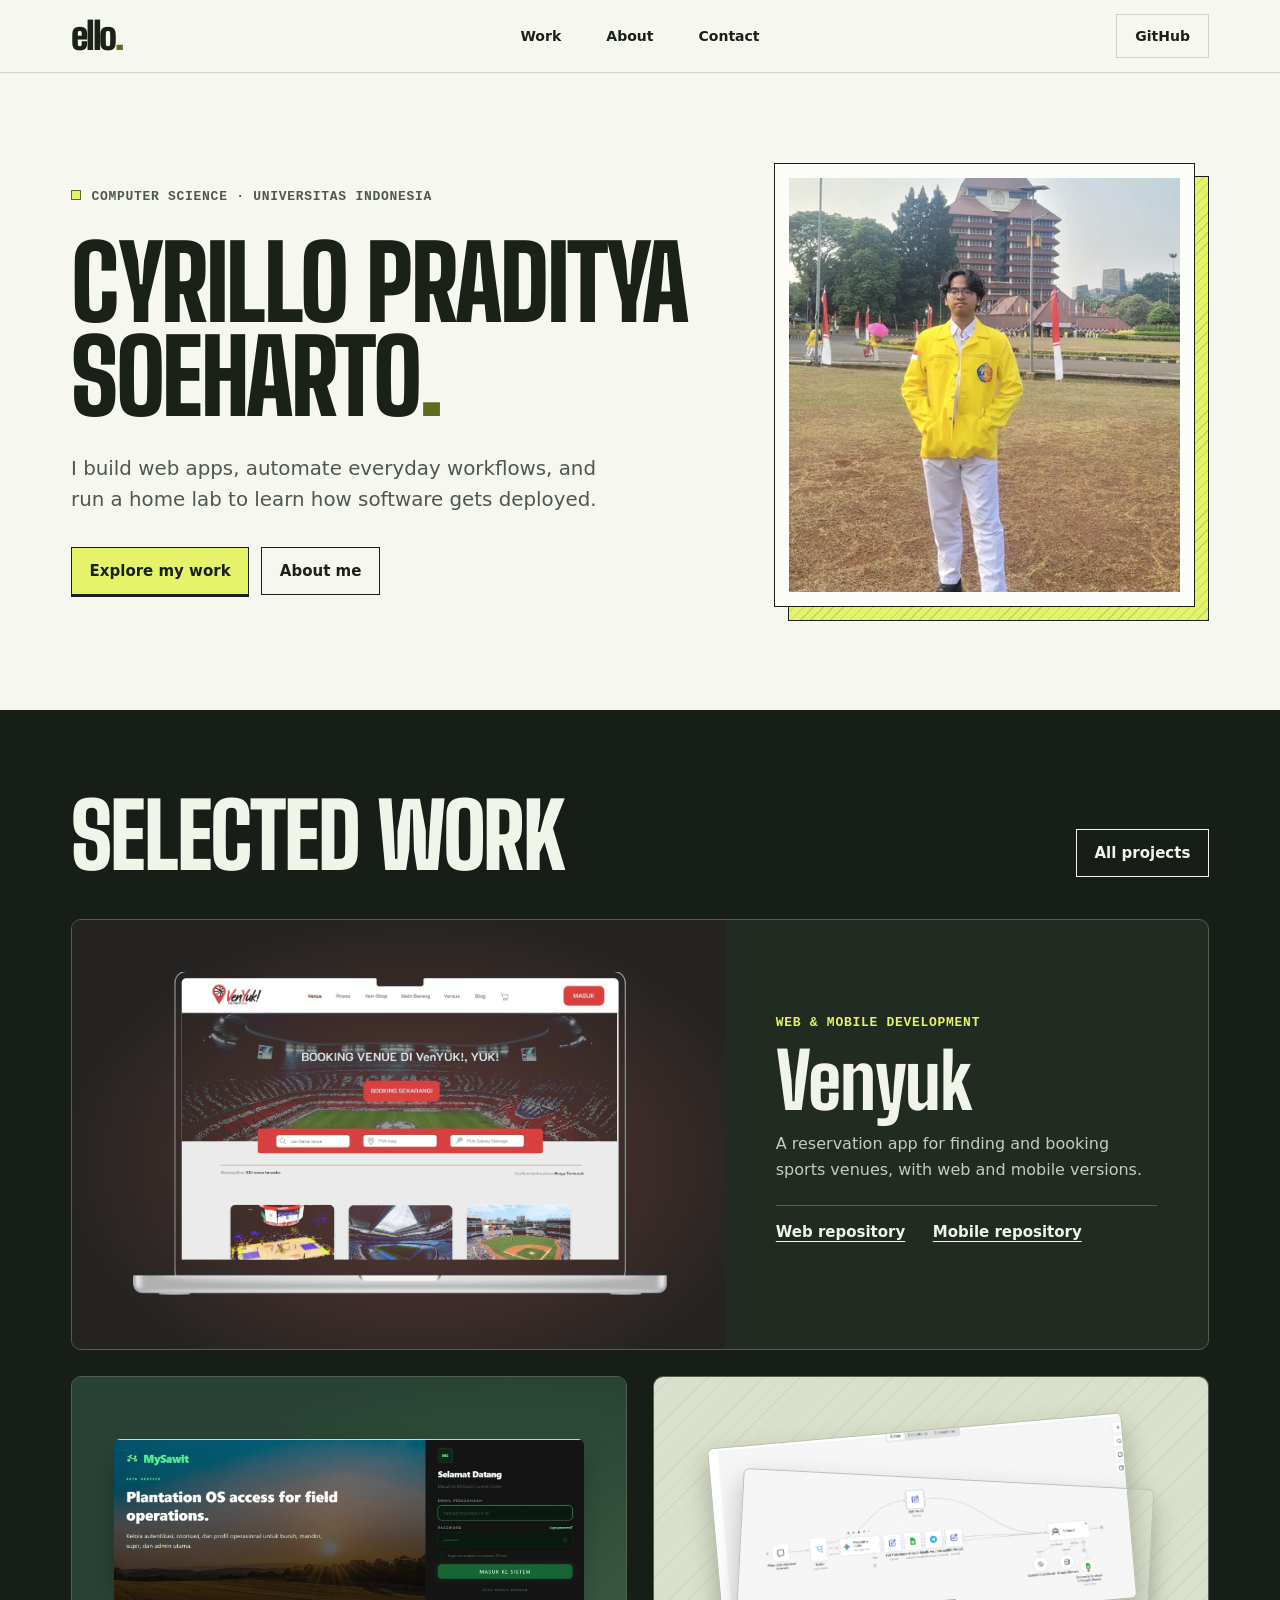
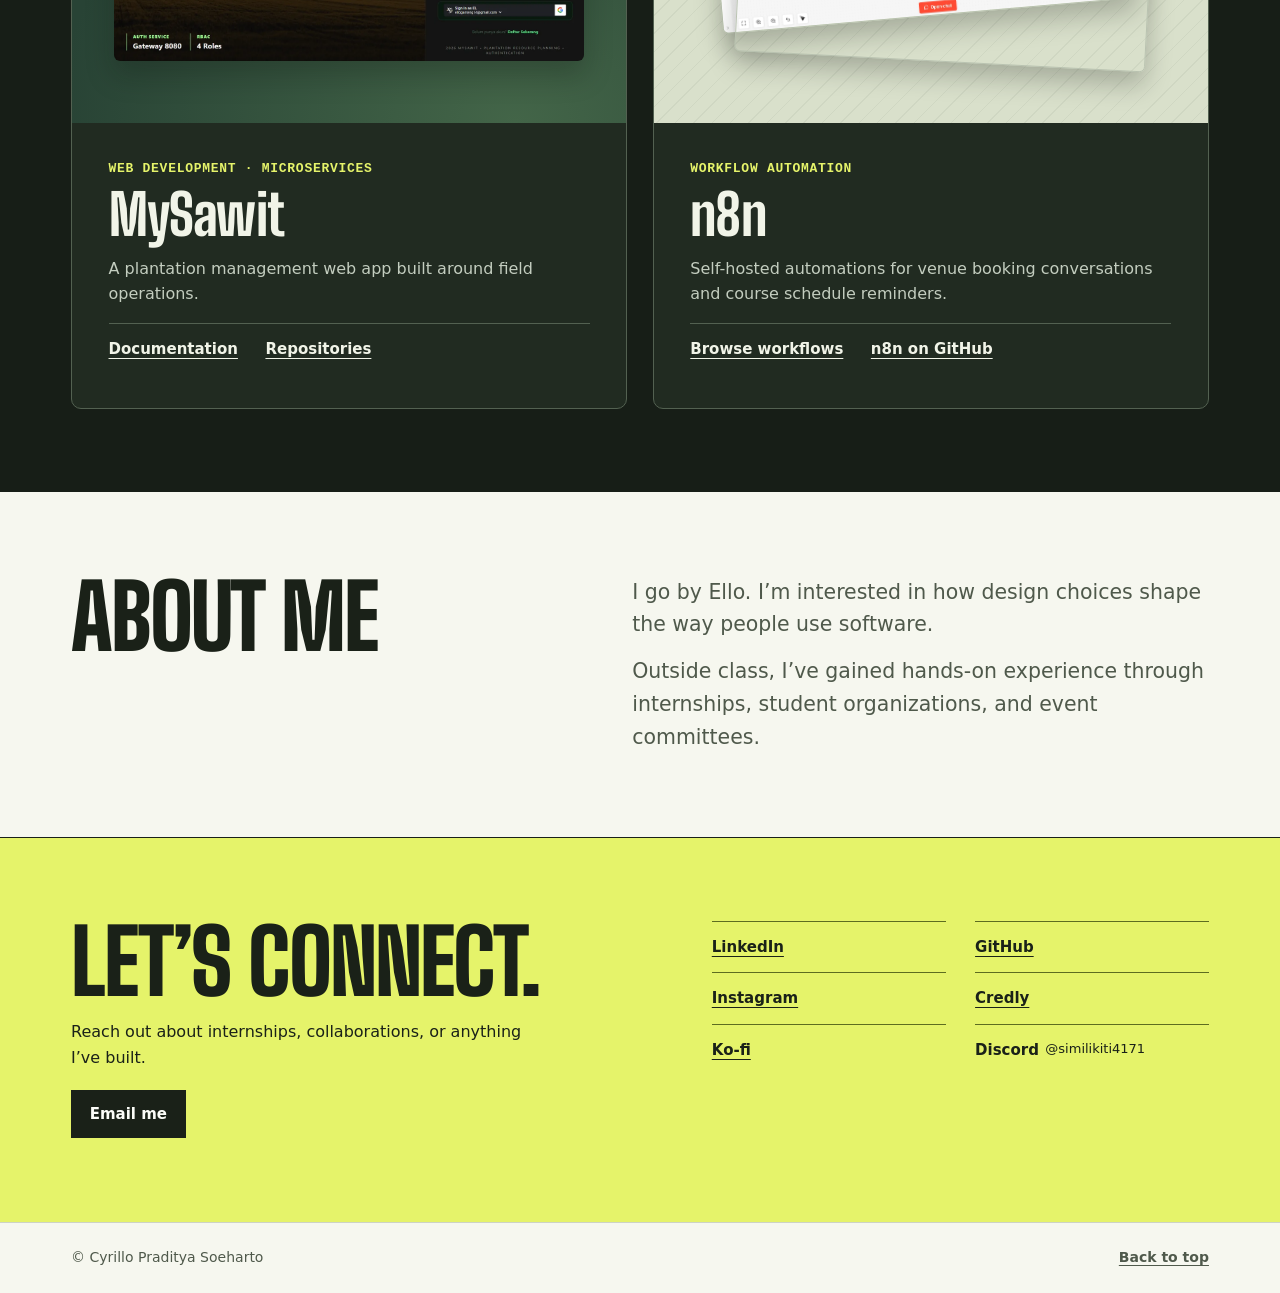
<file: index.html>
<!doctype html>
<html lang="en">
<head>
    <meta charset="utf-8">
    <meta name="viewport" content="width=device-width, initial-scale=1">
    <meta name="description" content="Cyrillo Praditya Soeharto's portfolio of web applications, workflow automation, and self-hosted projects.">
    <meta name="theme-color" content="#f6f7ef">
    <title>Cyrillo Praditya Soeharto — Portfolio</title>
    <link rel="icon" href="assets/ello.svg" type="image/svg+xml">
    <link rel="preload" href="assets/big-shoulders-display.woff" as="font" type="font/woff" crossorigin>
    <link rel="stylesheet" href="style.css?v=674056c3">
    <script src="script.js?v=a10e63da" defer></script>
</head>
<body id="top">
    <a class="skip-link" href="#main">Skip to content</a>
    <header class="site-header">
        <div class="container header-inner">
            <a class="wordmark" href="index.html" aria-label="Ello, home">ello<span>.</span></a>
            <nav class="main-nav" aria-label="Main navigation">
                <a href="#projects">Work</a>
                <a href="#about">About</a>
                <a href="#contact">Contact</a>
            </nav>
            <a class="header-link" href="https://github.com/crylllo" target="_blank" rel="noopener">GitHub</a>
        </div>
    </header>

    <main id="main" tabindex="-1">
        <section class="hero" aria-labelledby="page-title">
            <div class="container hero-grid">
                <div class="hero-copy">
                    <p class="kicker hero-kicker">Computer Science · Universitas Indonesia</p>
                    <h1 id="page-title" class="hero-title">
                        <span class="name-line">Cyrillo Praditya</span>
                        <span class="name-line">Soeharto<span class="hero-period" aria-hidden="true">.</span></span>
                    </h1>
                    <p class="hero-intro">I build web apps, automate everyday workflows, and run a home lab to learn how software gets deployed.</p>
                    <div class="hero-actions">
                        <a class="button button--accent" href="#projects">Explore my work</a>
                        <a class="button" href="#about">About me</a>
                    </div>
                </div>
                <div class="portrait">
                    <div class="portrait-mat">
                        <div class="portrait-frame" data-portrait>
                            <img
                                class="portrait-image"
                                src="assets/portrait.webp"
                                srcset="assets/portrait-small.webp 480w, assets/portrait.webp 960w"
                                sizes="(min-width: 90rem) 448px, (min-width: 48rem) 33vw, 90vw"
                                width="960" height="1150"
                                alt="Cyrillo Praditya Soeharto outdoors, wearing a yellow university jacket"
                                fetchpriority="high">
                        </div>
                    </div>
                </div>
            </div>
        </section>

        <section id="projects" class="work-band" aria-labelledby="work-title">
            <div class="container section-inner">
                <div class="section-heading">
                    <h2 id="work-title" class="display-title">Selected work</h2>
                    <a class="button" href="projects.html">All projects</a>
                </div>

                <div class="work-grid">
                    <article class="work-card work-card--lead">
                        <div class="cover cover--venyuk">
                            <div class="cover-art">
                                <img src="assets/venyuk.webp" width="1258" height="765" alt="Venyuk's sports venue booking page shown on a laptop" loading="lazy" decoding="async">
                            </div>
                        </div>
                        <div class="work-card-body">
                            <p class="kicker">Web &amp; mobile development</p>
                            <h3>Venyuk</h3>
                            <p>A reservation app for finding and booking sports venues, with web and mobile versions.</p>
                            <div class="work-links">
                                <a href="https://github.com/PBP-B05/venyuk" target="_blank" rel="noopener">Web repository</a>
                                <a href="https://github.com/PBP-B05/venyuk-mobile" target="_blank" rel="noopener">Mobile repository</a>
                            </div>
                        </div>
                    </article>

                    <article class="work-card">
                        <div class="cover cover--mysawit">
                            <div class="cover-art">
                                <img src="assets/mysawit.webp" width="1340" height="635" alt="MySawit's plantation management sign-in screen" loading="lazy" decoding="async">
                            </div>
                        </div>
                        <div class="work-card-body">
                            <p class="kicker">Web development · Microservices</p>
                            <h3>MySawit</h3>
                            <p>A plantation management web app built around field operations.</p>
                            <div class="work-links">
                                <a href="https://github.com/LCSUI24/Documentation/blob/main/MySawit%20-%20Advprog%20A18.pdf" target="_blank" rel="noopener">Documentation</a>
                                <a href="https://github.com/advprog-2026-A18-project" target="_blank" rel="noopener">Repositories</a>
                            </div>
                        </div>
                    </article>

                    <article class="work-card">
                        <div class="cover cover--n8n">
                            <div class="cover-art cover-stack">
                                <img class="stack-back" src="assets/workflow-venyuk.webp" width="1682" height="749" alt="" loading="lazy" decoding="async">
                                <img class="stack-front" src="assets/workflow-scele.webp" width="1683" height="746" alt="An n8n workflow that sends SCeLE calendar reminders to WhatsApp" loading="lazy" decoding="async">
                            </div>
                        </div>
                        <div class="work-card-body">
                            <p class="kicker">Workflow automation</p>
                            <h3>n8n</h3>
                            <p>Self-hosted automations for venue booking conversations and course schedule reminders.</p>
                            <div class="work-links">
                                <a href="n8n_workflows.html">Browse workflows</a>
                                <a href="https://github.com/n8n-io/n8n" target="_blank" rel="noopener">n8n on GitHub</a>
                            </div>
                        </div>
                    </article>
                </div>
            </div>
        </section>

        <section id="about" class="about" aria-labelledby="about-title">
            <div class="container about-grid section-inner">
                <h2 id="about-title" class="display-title">About me</h2>
                <div class="about-copy">
                    <p>I go by Ello. I’m interested in how design choices shape the way people use software.</p>
                    <p>Outside class, I’ve gained hands-on experience through internships, student organizations, and event committees.</p>
                </div>
            </div>
        </section>

        <section id="contact" class="contact" aria-labelledby="contact-title">
            <div class="container contact-grid section-inner">
                <div>
                    <h2 id="contact-title" class="display-title">Let’s connect.</h2>
                    <p>Reach out about internships, collaborations, or anything I’ve built.</p>
                    <a class="button button--ink email-button" href="mailto:elloganteng14@gmail.com">Email me</a>
                </div>
                <ul class="contact-links" aria-label="Find Ello online">
                    <li><a href="https://www.linkedin.com/in/cyrillo-praditya-soeharto-b67605324/" target="_blank" rel="noopener">LinkedIn</a></li>
                    <li><a href="https://github.com/crylllo" target="_blank" rel="noopener">GitHub</a></li>
                    <li><a href="https://www.instagram.com/crylllo/" target="_blank" rel="noopener">Instagram</a></li>
                    <li><a href="https://www.credly.com/users/cyrillo-soeharto" target="_blank" rel="noopener">Credly</a></li>
                    <li><a href="https://ko-fi.com/crylllo" target="_blank" rel="noopener">Ko-fi</a></li>
                    <li class="discord-handle">Discord <span>@similikiti4171</span></li>
                </ul>
            </div>
        </section>
    </main>

    <footer class="site-footer">
        <div class="container footer-inner">
            <p>© Cyrillo Praditya Soeharto</p>
            <a href="#top">Back to top</a>
        </div>
    </footer>
</body>
</html>
</file>
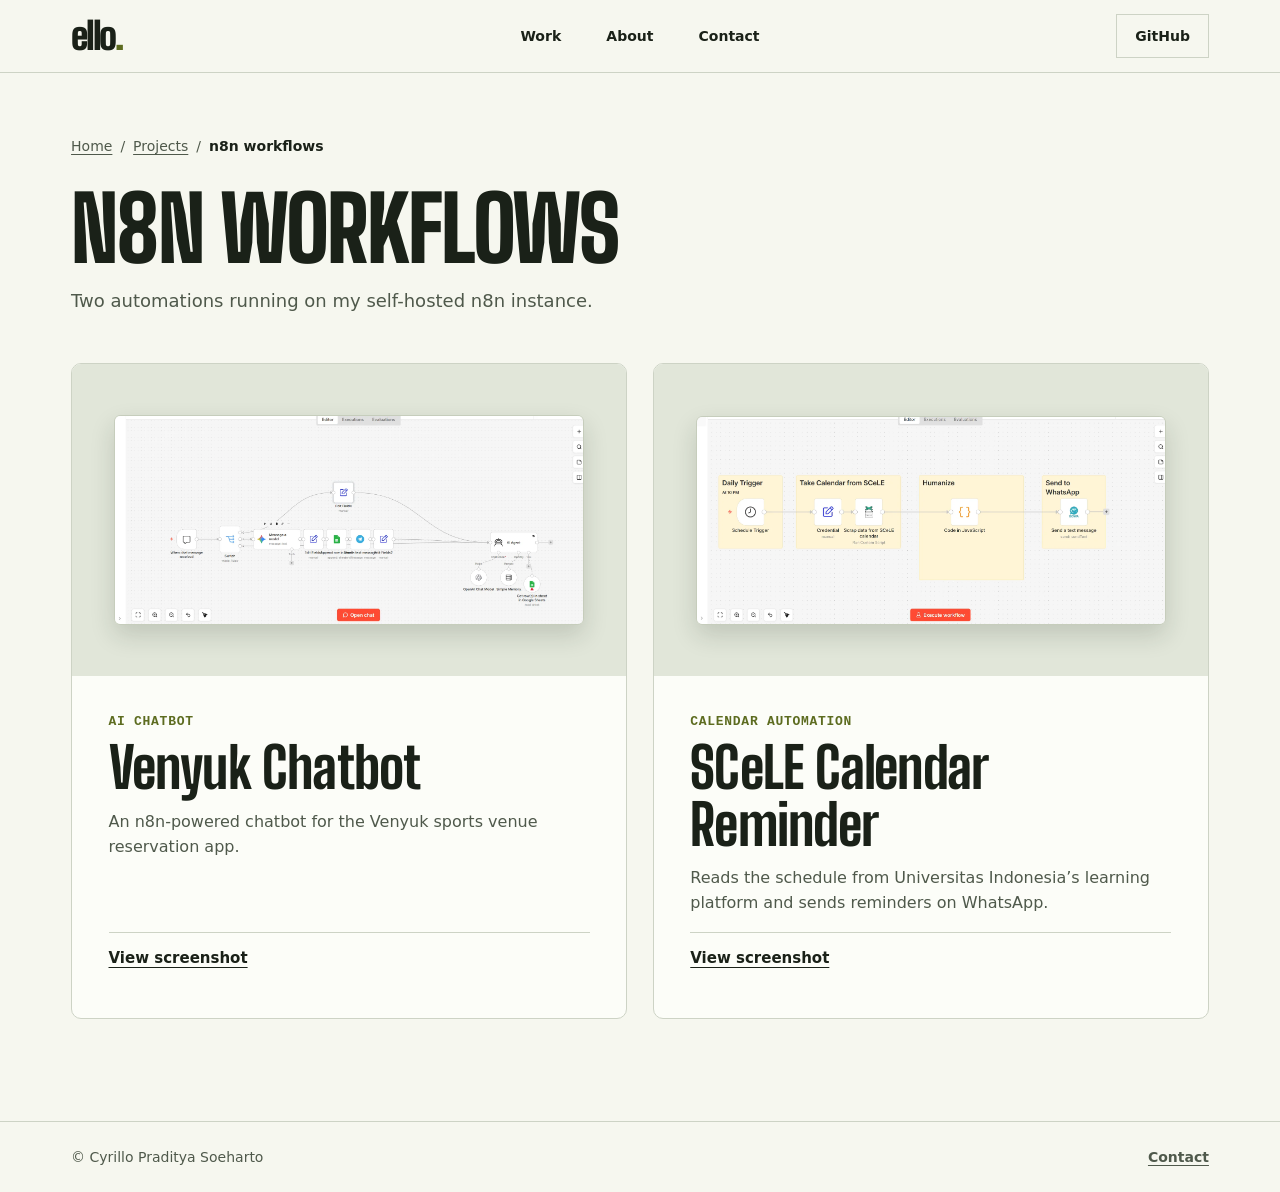
<file: n8n_workflows.html>
<!doctype html>
<html lang="en">
<head>
    <meta charset="utf-8">
    <meta name="viewport" content="width=device-width, initial-scale=1">
    <meta name="description" content="See the n8n workflows behind Venyuk's chatbot and SCeLE calendar reminders.">
    <meta name="theme-color" content="#f6f7ef">
    <title>n8n Workflows — Cyrillo Praditya Soeharto</title>
    <link rel="icon" href="assets/ello.svg" type="image/svg+xml">
    <link rel="preload" href="assets/big-shoulders-display.woff" as="font" type="font/woff" crossorigin>
    <link rel="stylesheet" href="style.css?v=674056c3">
</head>
<body id="top">
    <a class="skip-link" href="#main">Skip to content</a>
    <header class="site-header">
        <div class="container header-inner">
            <a class="wordmark" href="index.html" aria-label="Ello, home">ello<span>.</span></a>
            <nav class="main-nav" aria-label="Main navigation">
                <a href="projects.html">Work</a>
                <a href="index.html#about">About</a>
                <a href="index.html#contact">Contact</a>
            </nav>
            <a class="header-link" href="https://github.com/crylllo" target="_blank" rel="noopener">GitHub</a>
        </div>
    </header>

    <main id="main" class="archive" tabindex="-1">
        <div class="container">
            <div class="archive-heading">
                <nav class="breadcrumbs" aria-label="Breadcrumb">
                    <ol>
                        <li><a href="index.html">Home</a></li>
                        <li><a href="projects.html#n8n">Projects</a></li>
                        <li><span aria-current="page">n8n workflows</span></li>
                    </ol>
                </nav>
                <h1 class="display-title">n8n workflows</h1>
                <p>Two automations running on my self-hosted n8n instance.</p>
            </div>

            <div class="work-grid archive-grid workflows-grid">
                <article class="work-card">
                    <div class="cover cover--workflow">
                        <div class="cover-art">
                            <img src="assets/workflow-venyuk.webp" width="1682" height="749" alt="The node graph for Venyuk's AI chatbot" decoding="async">
                        </div>
                    </div>
                    <div class="work-card-body">
                        <p class="kicker">AI chatbot</p>
                        <h2>Venyuk Chatbot</h2>
                        <p>An n8n-powered chatbot for the Venyuk sports venue reservation app.</p>
                        <div class="work-links">
                            <a href="assets/workflow-venyuk.webp" aria-label="View Venyuk Chatbot workflow screenshot">View screenshot</a>
                        </div>
                    </div>
                </article>

                <article class="work-card">
                    <div class="cover cover--workflow">
                        <div class="cover-art">
                            <img src="assets/workflow-scele.webp" width="1683" height="746" alt="An n8n graph with steps for taking the SCeLE calendar and sending a WhatsApp reminder" decoding="async">
                        </div>
                    </div>
                    <div class="work-card-body">
                        <p class="kicker">Calendar automation</p>
                        <h2>SCeLE Calendar Reminder</h2>
                        <p>Reads the schedule from Universitas Indonesia’s learning platform and sends reminders on WhatsApp.</p>
                        <div class="work-links">
                            <a href="assets/workflow-scele.webp" aria-label="View SCeLE Calendar Reminder workflow screenshot">View screenshot</a>
                        </div>
                    </div>
                </article>
            </div>
        </div>
    </main>

    <footer class="site-footer">
        <div class="container footer-inner">
            <p>© Cyrillo Praditya Soeharto</p>
            <a href="index.html#contact">Contact</a>
        </div>
    </footer>
</body>
</html>
</file>
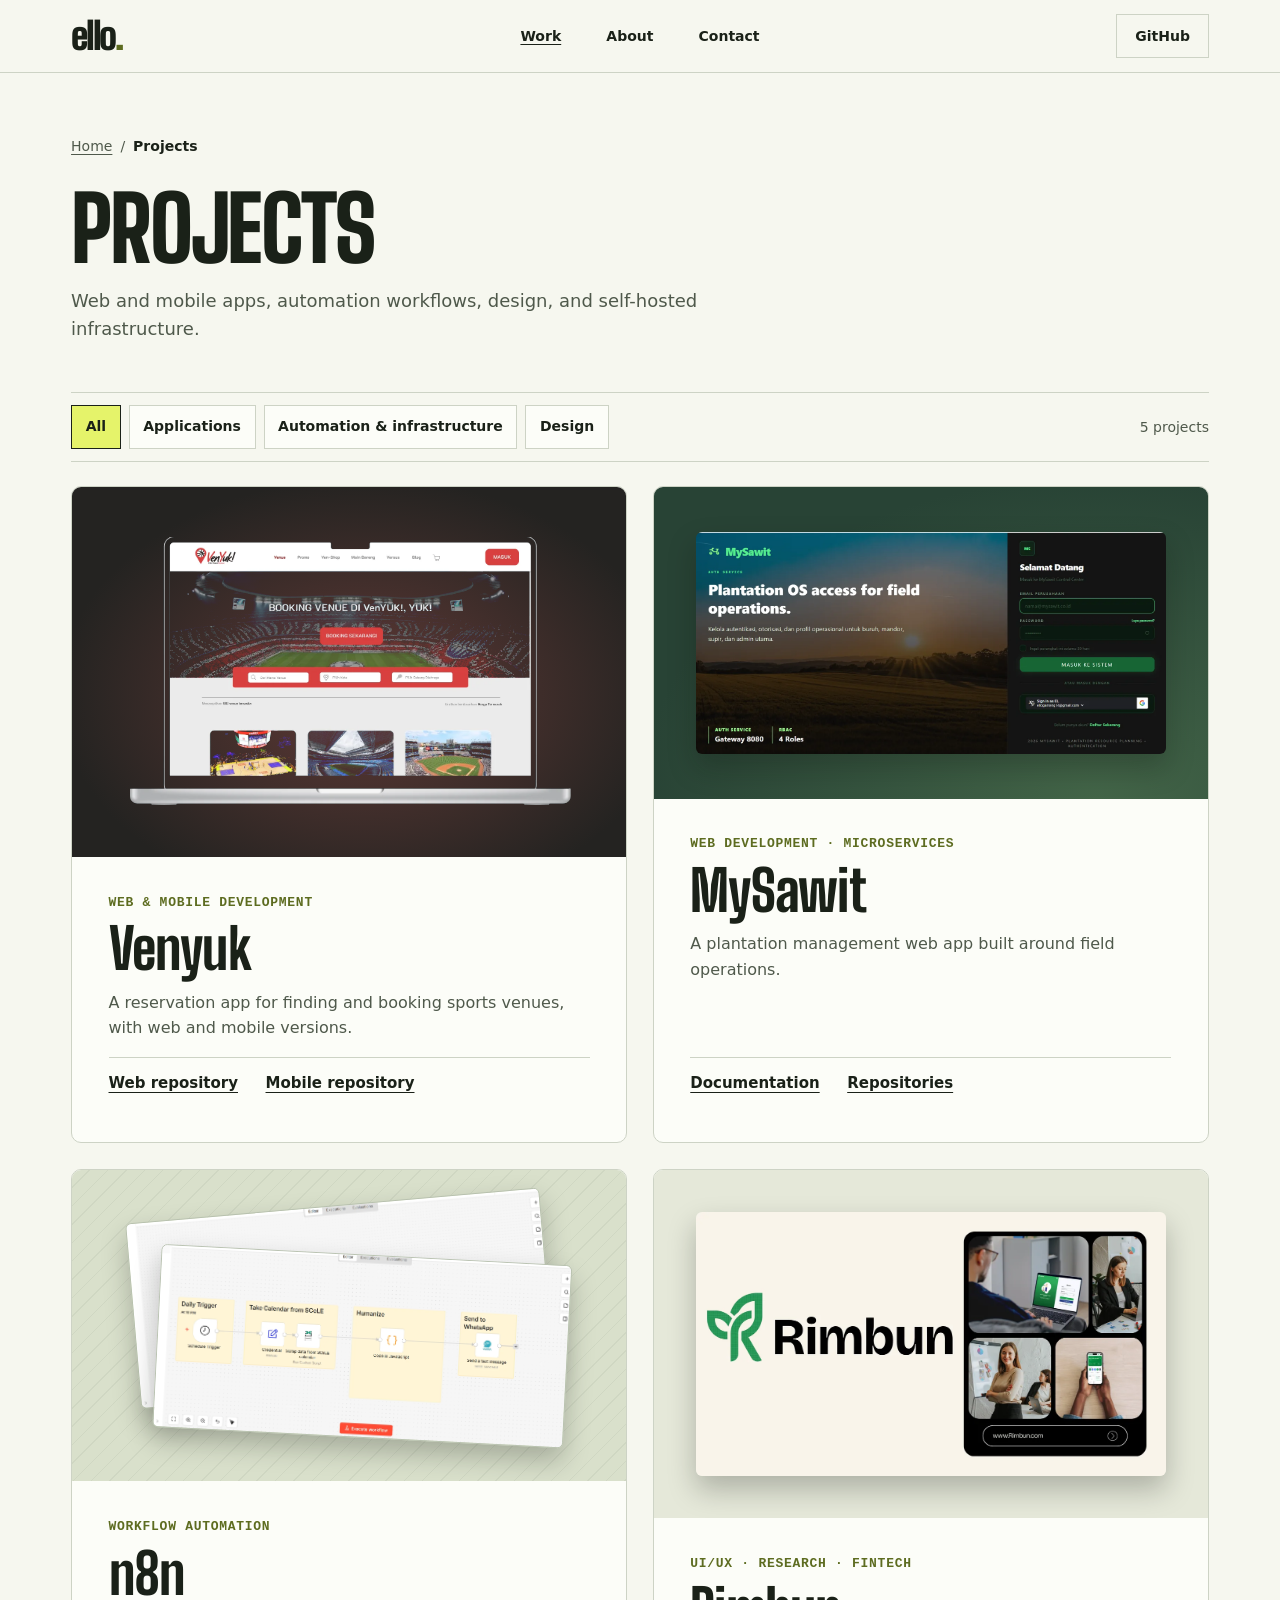
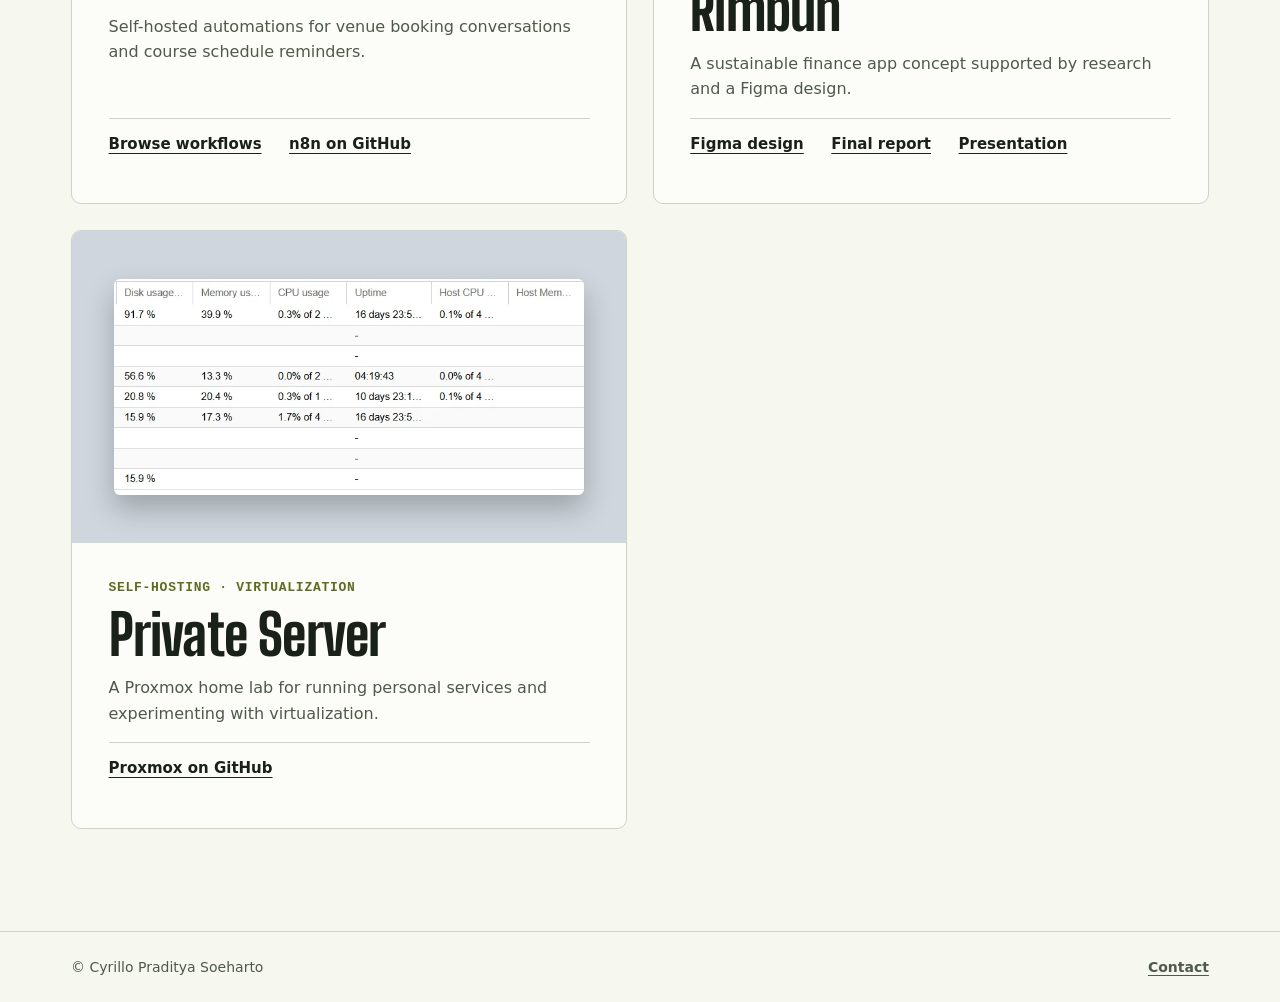
<file: projects.html>
<!doctype html>
<html lang="en">
<head>
    <meta charset="utf-8">
    <meta name="viewport" content="width=device-width, initial-scale=1">
    <meta name="description" content="Explore Cyrillo Praditya Soeharto's applications, automation, design work, and home lab.">
    <meta name="theme-color" content="#f6f7ef">
    <title>Projects — Cyrillo Praditya Soeharto</title>
    <link rel="icon" href="assets/ello.svg" type="image/svg+xml">
    <link rel="preload" href="assets/big-shoulders-display.woff" as="font" type="font/woff" crossorigin>
    <link rel="stylesheet" href="style.css?v=674056c3">
    <script src="script.js?v=a10e63da" defer></script>
</head>
<body id="top">
    <a class="skip-link" href="#main">Skip to content</a>
    <header class="site-header">
        <div class="container header-inner">
            <a class="wordmark" href="index.html" aria-label="Ello, home">ello<span>.</span></a>
            <nav class="main-nav" aria-label="Main navigation">
                <a href="projects.html" aria-current="page">Work</a>
                <a href="index.html#about">About</a>
                <a href="index.html#contact">Contact</a>
            </nav>
            <a class="header-link" href="https://github.com/crylllo" target="_blank" rel="noopener">GitHub</a>
        </div>
    </header>

    <main id="main" class="archive" tabindex="-1">
        <div class="container">
            <div class="archive-heading">
                <nav class="breadcrumbs" aria-label="Breadcrumb">
                    <ol>
                        <li><a href="index.html">Home</a></li>
                        <li><span aria-current="page">Projects</span></li>
                    </ol>
                </nav>
                <h1 class="display-title">Projects</h1>
                <p>Web and mobile apps, automation workflows, design, and self-hosted infrastructure.</p>
            </div>

            <div class="archive-toolbar" data-project-filters hidden>
                <div class="filter-buttons" role="group" aria-label="Filter projects">
                    <button type="button" data-filter="all" aria-pressed="true">All</button>
                    <button type="button" data-filter="applications" aria-pressed="false">Applications</button>
                    <button type="button" data-filter="automation" aria-pressed="false">Automation &amp; infrastructure</button>
                    <button type="button" data-filter="design" aria-pressed="false">Design</button>
                </div>
                <p class="project-count" role="status"></p>
            </div>

            <div id="projects" class="work-grid archive-grid">
                <article id="venyuk" class="work-card" data-category="applications">
                    <div class="cover cover--venyuk">
                        <div class="cover-art">
                            <img src="assets/venyuk.webp" width="1258" height="765" alt="Venyuk's sports venue booking page shown on a laptop" decoding="async">
                        </div>
                    </div>
                    <div class="work-card-body">
                        <p class="kicker">Web &amp; mobile development</p>
                        <h2>Venyuk</h2>
                        <p>A reservation app for finding and booking sports venues, with web and mobile versions.</p>
                        <div class="work-links">
                            <a href="https://github.com/PBP-B05/venyuk" target="_blank" rel="noopener">Web repository</a>
                            <a href="https://github.com/PBP-B05/venyuk-mobile" target="_blank" rel="noopener">Mobile repository</a>
                        </div>
                    </div>
                </article>

                <article id="mysawit" class="work-card" data-category="applications">
                    <div class="cover cover--mysawit">
                        <div class="cover-art">
                            <img src="assets/mysawit.webp" width="1340" height="635" alt="MySawit's plantation management sign-in screen" decoding="async">
                        </div>
                    </div>
                    <div class="work-card-body">
                        <p class="kicker">Web development · Microservices</p>
                        <h2>MySawit</h2>
                        <p>A plantation management web app built around field operations.</p>
                        <div class="work-links">
                            <a href="https://github.com/LCSUI24/Documentation/blob/main/MySawit%20-%20Advprog%20A18.pdf" target="_blank" rel="noopener">Documentation</a>
                            <a href="https://github.com/advprog-2026-A18-project" target="_blank" rel="noopener">Repositories</a>
                        </div>
                    </div>
                </article>

                <article id="n8n" class="work-card" data-category="automation">
                    <div class="cover cover--n8n">
                        <div class="cover-art cover-stack">
                            <img class="stack-back" src="assets/workflow-venyuk.webp" width="1682" height="749" alt="" loading="lazy" decoding="async">
                            <img class="stack-front" src="assets/workflow-scele.webp" width="1683" height="746" alt="An n8n workflow that sends SCeLE calendar reminders to WhatsApp" loading="lazy" decoding="async">
                        </div>
                    </div>
                    <div class="work-card-body">
                        <p class="kicker">Workflow automation</p>
                        <h2>n8n</h2>
                        <p>Self-hosted automations for venue booking conversations and course schedule reminders.</p>
                        <div class="work-links">
                            <a href="n8n_workflows.html">Browse workflows</a>
                            <a href="https://github.com/n8n-io/n8n" target="_blank" rel="noopener">n8n on GitHub</a>
                        </div>
                    </div>
                </article>

                <article id="rimbun" class="work-card" data-category="design">
                    <div class="cover cover--rimbun">
                        <div class="cover-art">
                            <img src="assets/rimbun.webp" width="1200" height="675" alt="Rimbun branding and product concept" loading="lazy" decoding="async">
                        </div>
                    </div>
                    <div class="work-card-body">
                        <p class="kicker">UI/UX · Research · Fintech</p>
                        <h2>Rimbun</h2>
                        <p>A sustainable finance app concept supported by research and a Figma design.</p>
                        <div class="work-links">
                            <a href="https://www.figma.com/design/zQYraugLav9pZfrQIe2VYD/Rimbun?node-id=0-1&amp;t=W0f7rNFugJ9O6YPM-1" target="_blank" rel="noopener">Figma design</a>
                            <a href="https://github.com/LCSUI24/Documentation/blob/main/Rimbun%20-%20Final%20Report.pdf" target="_blank" rel="noopener">Final report</a>
                            <a href="https://github.com/LCSUI24/Documentation/blob/main/Rimbun.pdf" target="_blank" rel="noopener">Presentation</a>
                        </div>
                    </div>
                </article>

                <article id="private-server" class="work-card" data-category="automation">
                    <div class="cover cover--server">
                        <div class="cover-art">
                            <img src="assets/proxmox.webp" width="688" height="316" alt="Resource usage columns from the Proxmox dashboard" loading="lazy" decoding="async">
                        </div>
                    </div>
                    <div class="work-card-body">
                        <p class="kicker">Self-hosting · Virtualization</p>
                        <h2>Private Server</h2>
                        <p>A Proxmox home lab for running personal services and experimenting with virtualization.</p>
                        <div class="work-links">
                            <a href="https://github.com/proxmox" target="_blank" rel="noopener">Proxmox on GitHub</a>
                        </div>
                    </div>
                </article>
            </div>
        </div>
    </main>

    <footer class="site-footer">
        <div class="container footer-inner">
            <p>© Cyrillo Praditya Soeharto</p>
            <a href="index.html#contact">Contact</a>
        </div>
    </footer>
</body>
</html>
</file>
<file: style.css>
@font-face {
    font-family: "Big Shoulders Display";
    src: url("assets/big-shoulders-display.woff") format("woff");
    font-style: normal;
    font-weight: 100 900;
    font-display: swap;
}

:root {
    color-scheme: light;
    --paper: #f6f7ef;
    --surface: #fcfdf8;
    --ink: #1a2118;
    --muted: #4f594b;
    --line: #cdd3c5;
    --accent: #e5f36a;
    --accent-hover: #d7e653;
    --accent-ink: #5d6c20;
    --night: #171e17;
    --night-surface: #212b21;
    --night-ink: #f1f4e8;
    --night-muted: #c3cdbf;
    --night-line: #536151;
    --display: "Big Shoulders Display", "Arial Narrow", sans-serif;
    --mono: ui-monospace, "SFMono-Regular", Consolas, monospace;
    --gutter: clamp(1rem, 5.55vw, 5.75rem);
    --nav-height: 4.25rem;
    --showcase-radius: 0.625rem;
    --ease: cubic-bezier(0.22, 1, 0.36, 1);
}

*,
*::before,
*::after {
    box-sizing: border-box;
}

html {
    scroll-padding-top: calc(var(--nav-height) + 1rem);
}

body {
    margin: 0;
    background: var(--paper);
    color: var(--ink);
    font-family: system-ui, -apple-system, "Segoe UI", sans-serif;
    line-height: 1.6;
}

h1,
h2,
h3,
p,
ul,
ol {
    margin: 0;
}

a {
    color: inherit;
    text-underline-offset: 0.24em;
}

a,
button {
    touch-action: manipulation;
}

button {
    color: inherit;
    font: inherit;
    cursor: pointer;
}

img {
    display: block;
    max-width: 100%;
    height: auto;
}

:focus-visible {
    outline: 2px solid currentColor;
    outline-offset: 4px;
}

[hidden] {
    display: none !important;
}

.container {
    width: min(calc(100% - 2 * var(--gutter)), 80rem);
    margin-inline: auto;
}

.skip-link {
    position: fixed;
    top: 0.5rem;
    left: var(--gutter);
    z-index: 20;
    padding: 0.7rem 1rem;
    transform: translateY(-180%);
    background: var(--accent);
    color: var(--ink);
    font-weight: 700;
}

.skip-link:focus {
    transform: none;
}

.site-header {
    position: sticky;
    top: 0;
    z-index: 10;
    border-bottom: 1px solid var(--line);
    background: var(--paper);
}

.header-inner {
    display: flex;
    min-height: var(--nav-height);
    align-items: center;
    justify-content: space-between;
    gap: 0.5rem;
}

.wordmark {
    display: inline-flex;
    min-width: 2.75rem;
    min-height: 2.75rem;
    align-items: center;
    color: var(--ink);
    font: 880 2.375rem/1 var(--display);
    letter-spacing: -0.055em;
    text-decoration: none;
}

.wordmark span,
.hero-period {
    color: var(--accent-ink);
}

.main-nav {
    display: flex;
    flex-wrap: wrap;
    gap: clamp(0.1rem, 2.9vw, 2.6rem);
}

.main-nav a,
.header-link {
    display: inline-flex;
    min-height: 2.75rem;
    align-items: center;
    justify-content: center;
    font-size: 0.875rem;
    font-weight: 650;
    text-decoration: none;
}

.main-nav a {
    min-width: 2.75rem;
    padding-inline: 0.25rem;
}

.main-nav a:is(:hover, [aria-current="page"]) {
    text-decoration: underline;
}

.header-link {
    display: none;
    border: 1px solid var(--line);
    padding-inline: 1.125rem;
}

.header-link:hover {
    border-color: var(--ink);
    background: var(--surface);
}

.hero {
    overflow: clip;
}

.hero-grid {
    display: grid;
    align-items: center;
    gap: clamp(2.5rem, 5vw, 4.5rem);
    padding-block: clamp(3rem, 7vw, 6.25rem) clamp(3.6rem, 7vw, 6.25rem);
}

.hero-copy {
    min-width: 0;
    container-type: inline-size;
}

.kicker {
    font-family: var(--mono);
    font-size: 0.8125rem;
    font-weight: 650;
    line-height: 1.45;
    letter-spacing: 0.055em;
    text-transform: uppercase;
}

.hero-kicker {
    display: flex;
    align-items: baseline;
    gap: 0.65rem;
    margin-bottom: clamp(1.25rem, 2.3vw, 2rem);
    color: var(--muted);
}

.hero-kicker::before {
    width: 0.625rem;
    height: 0.625rem;
    flex: 0 0 0.625rem;
    border: 1px solid var(--accent-ink);
    background: var(--accent);
    content: "";
}

.hero-title,
.display-title {
    font-family: var(--display);
    font-weight: 860;
    line-height: 0.92;
    letter-spacing: -0.024em;
    text-transform: uppercase;
}

.hero-title {
    font-size: clamp(2.55rem, 13.5vw, 6rem);
}

.name-line {
    display: block;
}

.hero-intro {
    max-width: 33rem;
    margin-top: clamp(1.25rem, 2.3vw, 2rem);
    color: var(--muted);
    font-size: clamp(1.0625rem, 1.55vw, 1.3125rem);
    line-height: 1.55;
}

.hero-actions {
    display: flex;
    flex-wrap: wrap;
    gap: 0.625rem;
    margin-top: 1.75rem;
}

.button {
    display: inline-flex;
    min-height: 3rem;
    align-items: center;
    justify-content: center;
    padding: 0.65rem 1.1rem;
    border: 1px solid currentColor;
    color: inherit;
    font-size: 0.9375rem;
    font-weight: 700;
    line-height: 1.25;
    text-align: center;
    text-decoration: none;
    transition: background-color 180ms, color 180ms, border-color 180ms;
}

.button:hover {
    background: var(--ink);
    color: var(--surface);
}

.button--accent {
    border-color: var(--ink);
    background: var(--accent);
    color: var(--ink);
    box-shadow: 0 2px 0 var(--ink);
}

.button--accent:hover {
    background: var(--accent-hover);
    color: var(--ink);
}

.button--accent:active {
    box-shadow: none;
}

.button--ink {
    border-color: var(--ink);
    background: var(--ink);
    color: var(--surface);
}

.button--ink:hover {
    background: var(--surface);
    color: var(--ink);
}

.portrait {
    position: relative;
    isolation: isolate;
    width: min(100%, 30rem);
    padding: 0 0.85rem 0.85rem 0;
    justify-self: center;
}

.portrait::before {
    position: absolute;
    inset: 0.85rem 0 0 0.85rem;
    z-index: -1;
    border: 1px solid var(--ink);
    background: var(--accent);
    background-image: repeating-linear-gradient(135deg, transparent 0 6px, #26311d2b 6px 7px);
    content: "";
}

.portrait-mat {
    position: relative;
    padding: clamp(0.5rem, 1.1vw, 0.875rem);
    border: 1px solid var(--ink);
    background: var(--surface);
}

.portrait-frame {
    position: relative;
    overflow: hidden;
    aspect-ratio: 1 / 1.06;
    background: #bac3aa;
}

.portrait-image,
.portrait-lens {
    width: 100%;
    height: 100%;
    object-fit: cover;
    object-position: 49% 70%;
}

.portrait-image {
    filter: saturate(0.79) contrast(1.04);
}

.portrait-lens {
    position: absolute;
    inset: 0;
    pointer-events: none;
    opacity: 0;
    clip-path: circle(24% at var(--lens-x, 50%) var(--lens-y, 50%));
    filter: saturate(1.19) contrast(1.04);
    transition: opacity 230ms;
}

.portrait-frame[data-lens-active] .portrait-lens {
    opacity: 1;
}

.section-inner {
    padding-block: clamp(3.5rem, 6.5vw, 6rem);
}

.work-band {
    --card-bg: var(--night-surface);
    --card-line: var(--night-line);
    --card-muted: var(--night-muted);
    --card-label: var(--accent);

    border-top: 1px solid var(--ink);
    background: var(--night);
    color: var(--night-ink);
}

.section-heading {
    display: flex;
    flex-wrap: wrap;
    align-items: flex-end;
    justify-content: space-between;
    gap: 1.25rem;
    margin-bottom: clamp(1.75rem, 3.25vw, 3rem);
}

.display-title {
    font-size: clamp(3rem, 7vw, 6.25rem);
    overflow-wrap: break-word;
}

.work-band .button:hover {
    border-color: var(--accent);
    background: var(--accent);
    color: var(--ink);
}

.work-grid {
    display: grid;
    gap: clamp(1rem, 2vw, 1.6rem);
}

.work-card {
    display: flex;
    min-width: 0;
    flex-direction: column;
    overflow: clip;
    border: 1px solid var(--card-line, var(--line));
    border-radius: var(--showcase-radius);
    background: var(--card-bg, var(--surface));
}

.cover {
    display: grid;
    width: 100%;
    min-width: 0;
    aspect-ratio: 16 / 10;
    align-items: center;
    overflow: clip;
    padding: clamp(1.1rem, 4vw, 2.625rem);
    background: var(--mat, #dce1d6);
}

.cover-art {
    display: grid;
    min-width: 0;
    place-items: center;
    transition: transform 450ms var(--ease);
}

.cover-art img {
    width: 100%;
    border-radius: 0.38rem;
    box-shadow: 0 0.85rem 1.75rem #0b100b40;
}

.cover--venyuk {
    --mat: #242321;

    background-image: radial-gradient(ellipse at 53% 56%, #613a36, transparent 74%);
}

.cover--venyuk .cover-art img {
    box-shadow: none;
    mix-blend-mode: lighten;
}

.cover--mysawit {
    --mat: #284335;

    background-image: radial-gradient(ellipse at 80% 100%, #436548, transparent 73%);
}

.cover--n8n {
    --mat: #d9e0cb;

    background-image: repeating-linear-gradient(135deg, transparent 0 12px, #46574611 12px 13px);
}

.cover-stack {
    justify-items: center;
    padding: 0.55rem 0.875rem 0.7rem;
}

.cover-stack img {
    grid-area: 1 / 1;
    border: 1px solid #b8c1af;
}

.stack-back {
    transform: translate(-2%, -13%) rotate(-5deg) scale(0.94);
}

.stack-front {
    transform: translate(3%, 11%) rotate(3deg) scale(0.93);
}

.cover--rimbun {
    --mat: #e5e8d9;
}

.cover--server {
    --mat: #cfd6dd;
}

.cover--workflow {
    --mat: #e1e6d9;
}

.cover--workflow .cover-art img {
    border: 1px solid #c6cdbc;
    box-shadow: 0 0.65rem 1.5rem #19251729;
}

.work-card-body {
    display: flex;
    flex: 1;
    flex-direction: column;
    align-items: flex-start;
    padding: clamp(1.375rem, 2.85vw, 2.375rem);
}

.work-card-body .kicker {
    margin-bottom: 0.55rem;
    color: var(--card-label, var(--accent-ink));
}

.work-card-body :is(h2, h3) {
    margin-bottom: 0.75rem;
    font-family: var(--display);
    font-size: clamp(2.5rem, 4.4vw, 4.25rem);
    font-weight: 800;
    line-height: 1;
    letter-spacing: -0.014em;
}

.work-card-body > p:not(.kicker) {
    max-width: 36rem;
    margin-bottom: 1rem;
    color: var(--card-muted, var(--muted));
}

.work-links {
    display: flex;
    width: 100%;
    flex-wrap: wrap;
    gap: 0.125rem clamp(1rem, 2.15vw, 1.75rem);
    margin-top: auto;
    border-top: 1px solid var(--card-line, var(--line));
    padding-top: 0.25rem;
}

.work-links a {
    display: inline-flex;
    min-height: 2.75rem;
    align-items: center;
    padding-block: 0.3rem;
    font-size: 0.9375rem;
    font-weight: 650;
    line-height: 1.3;
    text-decoration-thickness: 1px;
}

.work-links a:hover {
    color: var(--card-label, var(--accent-ink));
    text-decoration-thickness: 2px;
}

.about-grid {
    display: grid;
    gap: 1.5rem;
}

.about-copy {
    max-width: 42rem;
    color: var(--muted);
    font-size: clamp(1.0625rem, 1.6vw, 1.375rem);
}

.about-copy p + p {
    margin-top: 0.875rem;
}

.contact {
    border-top: 1px solid var(--ink);
    background: var(--accent);
}

.contact-grid {
    display: grid;
    gap: 2rem;
}

.contact .display-title {
    margin-bottom: 1rem;
}

.contact-grid p {
    max-width: 29rem;
}

.email-button {
    margin-top: 1.25rem;
}

.contact-links {
    display: grid;
    grid-template-columns: repeat(2, minmax(0, 1fr));
    align-self: start;
    gap: 0 clamp(0.75rem, 2.3vw, 1.9rem);
    padding: 0;
    list-style: none;
}

.contact-links li {
    border-top: 1px solid var(--accent-ink);
}

.contact-links a,
.discord-handle {
    display: flex;
    min-height: 3.15rem;
    align-items: center;
    font-size: 0.9375rem;
    font-weight: 650;
}

.contact-links a:hover {
    text-decoration-thickness: 2px;
}

.discord-handle {
    flex-wrap: wrap;
    align-content: center;
    gap: 0 0.4rem;
}

.discord-handle span {
    font-size: 0.8125rem;
    font-weight: 450;
    overflow-wrap: anywhere;
}

.site-footer {
    border-top: 1px solid var(--line);
    color: var(--muted);
}

.footer-inner {
    display: flex;
    min-height: 4.375rem;
    flex-wrap: wrap;
    align-items: center;
    justify-content: space-between;
    gap: 0 1.25rem;
    padding-block: 0.5rem;
    font-size: 0.875rem;
}

.footer-inner a {
    display: inline-flex;
    min-height: 2.75rem;
    align-items: center;
    font-weight: 650;
}

.archive {
    padding-block: clamp(1.75rem, 4vw, 3.5rem) clamp(3.75rem, 8vw, 7rem);
}

.archive-heading {
    margin-bottom: clamp(1.65rem, 4vw, 3rem);
}

.breadcrumbs {
    margin-bottom: clamp(0.75rem, 2vw, 1.25rem);
    color: var(--muted);
}

.breadcrumbs ol {
    display: flex;
    flex-wrap: wrap;
    align-items: center;
    gap: 0 0.5rem;
    padding: 0;
    list-style: none;
}

.breadcrumbs li {
    display: inline-flex;
    min-height: 2.75rem;
    align-items: center;
    gap: 0.5rem;
    font-size: 0.875rem;
}

.breadcrumbs li + li::before {
    content: "/" / "";
}

.breadcrumbs a {
    display: inline-flex;
    min-height: 2.75rem;
    align-items: center;
}

.breadcrumbs [aria-current="page"] {
    color: var(--ink);
    font-weight: 650;
}

.archive-heading .display-title + p {
    max-width: 42rem;
    margin-top: 1rem;
    color: var(--muted);
    font-size: 1.125rem;
}

.archive-toolbar {
    display: flex;
    flex-wrap: wrap;
    align-items: center;
    justify-content: space-between;
    gap: 0.65rem 1rem;
    margin-bottom: 1.5rem;
    border-block: 1px solid var(--line);
    padding-block: 0.75rem;
}

.filter-buttons {
    display: flex;
    flex-wrap: wrap;
    gap: 0.5rem;
}

.filter-buttons button {
    min-width: 2.75rem;
    min-height: 2.75rem;
    padding: 0.5rem 0.85rem;
    border: 1px solid var(--line);
    background: var(--surface);
    font-size: 0.875rem;
    font-weight: 650;
    line-height: 1.25;
    text-align: left;
    transition: background-color 180ms, border-color 180ms;
}

.filter-buttons button:hover {
    border-color: var(--ink);
}

.filter-buttons button[aria-pressed="true"] {
    border-color: var(--ink);
    background: var(--accent);
}

.project-count {
    color: var(--muted);
    font-size: 0.875rem;
}

.archive-grid .cover {
    aspect-ratio: 16 / 9;
}

@media (min-width: 40rem) {
    .header-inner {
        display: grid;
        grid-template-columns: 1fr auto 1fr;
    }

    .wordmark {
        justify-self: start;
    }

    .header-link {
        display: inline-flex;
        justify-self: end;
    }

    .work-grid {
        grid-template-columns: repeat(2, minmax(0, 1fr));
    }

    .work-card--lead {
        grid-column: 1 / -1;
    }

    .work-card--lead .cover {
        aspect-ratio: 2 / 1;
    }
}

@media (min-width: 48rem) {
    :root {
        --nav-height: 4.5rem;
    }

    .hero-grid {
        grid-template-columns: minmax(0, 1fr) minmax(0, 0.68fr);
    }

    .hero-title {
        font-size: clamp(3.25rem, 7.9vw, 7rem);
    }

    .hero-actions {
        gap: 0.75rem;
        margin-top: 2rem;
    }

    .portrait {
        justify-self: end;
    }

    .work-card--lead {
        display: grid;
        grid-template-columns: minmax(0, 1.35fr) minmax(0, 1fr);
    }

    .work-card--lead .cover {
        align-self: stretch;
        aspect-ratio: auto;
        min-height: 20rem;
    }

    .work-card--lead .work-card-body {
        justify-content: center;
        padding: clamp(2rem, 4vw, 3.5rem);
    }

    .work-card--lead .work-card-body h3 {
        font-size: clamp(3rem, 6vw, 5.4rem);
    }

    .work-card--lead .work-links {
        margin-top: 0.45rem;
    }

    .about-grid,
    .contact-grid {
        grid-template-columns: minmax(0, 1fr) minmax(0, 1.16fr);
        align-items: start;
        gap: clamp(2rem, 5vw, 4.5rem);
    }

    .contact-grid {
        grid-template-columns: minmax(0, 1.16fr) minmax(0, 1fr);
    }
}

@supports (font-size: 1cqi) {
    .hero-title {
        font-size: clamp(2.35rem, 16cqi, 7.35rem);
    }
}

@media (hover: hover) and (pointer: fine) and (prefers-reduced-motion: no-preference) {
    .work-card:hover .cover-art {
        transform: scale(1.035);
    }
}

@media (prefers-reduced-motion: no-preference) {
    html {
        scroll-behavior: smooth;
    }

    .portrait-image {
        animation: portrait-reveal 720ms var(--ease) both;
    }

    @keyframes portrait-reveal {
        from {
            clip-path: inset(0 0 15% 0);
            transform: scale(1.045);
        }
        to {
            clip-path: inset(0);
            transform: none;
        }
    }

    @supports (animation-timeline: view()) {
        .work-band .cover-art {
            animation: cover-reveal linear both;
            animation-timeline: view();
            animation-range: entry 0% cover 30%;
        }

        @keyframes cover-reveal {
            from {
                opacity: 0.68;
                translate: 0 0.875rem;
            }
            to {
                opacity: 1;
                translate: none;
            }
        }
    }
}

@media (prefers-reduced-motion: reduce) {
    *,
    *::before,
    *::after {
        transition: none !important;
    }

    .portrait-lens {
        display: none;
    }
}
</file>
